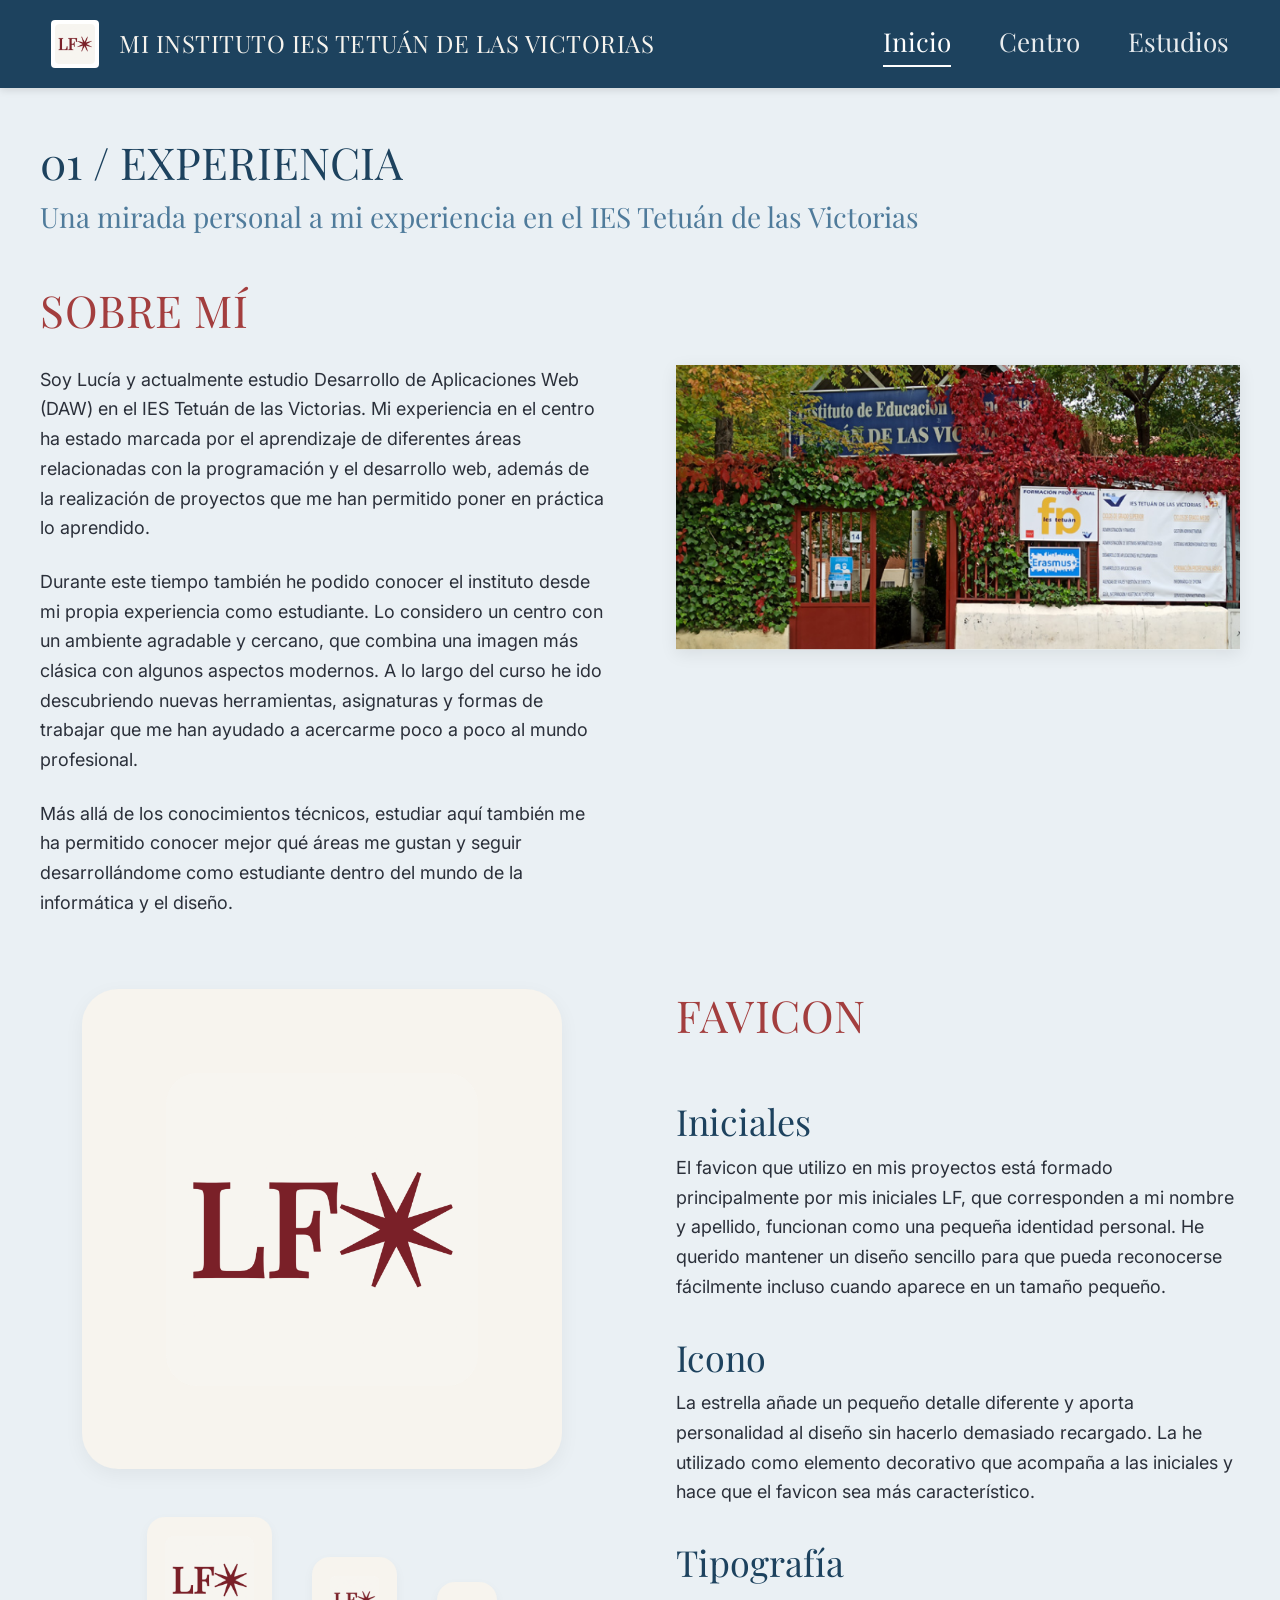
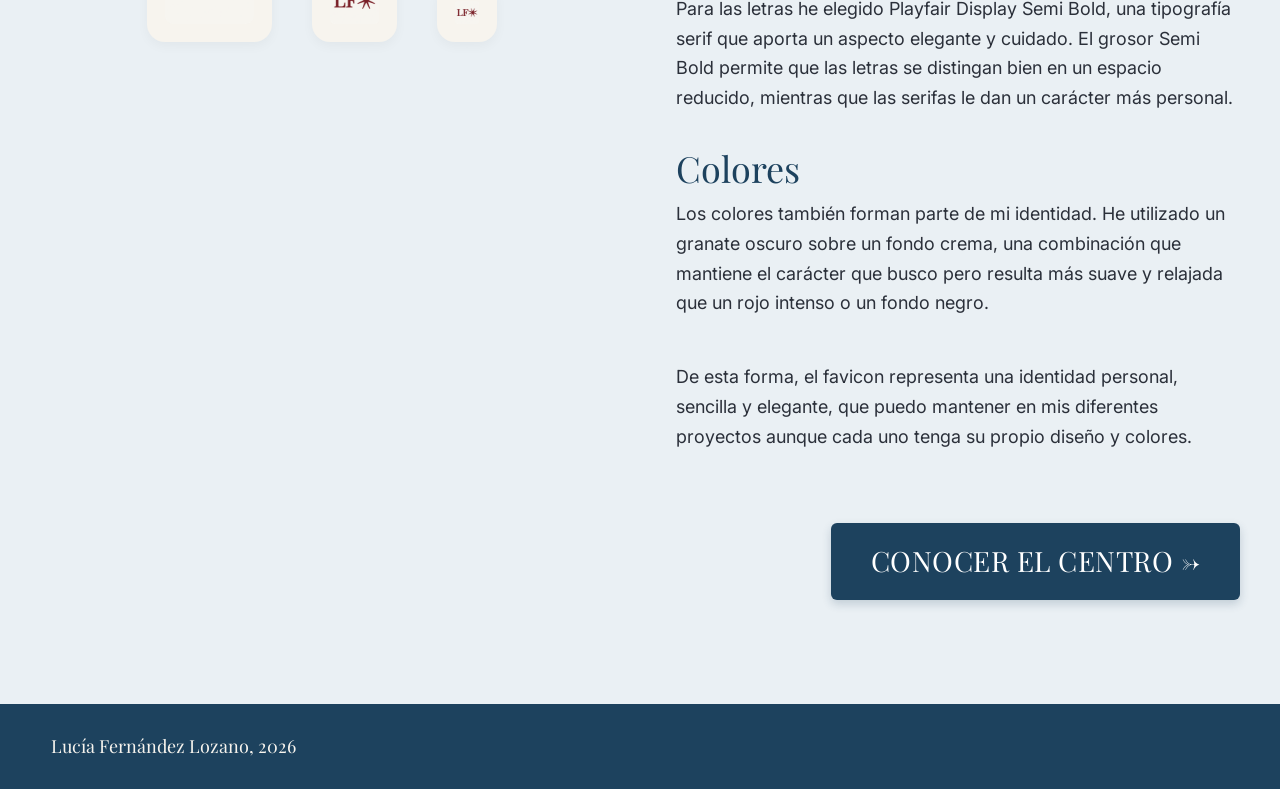
<file: Mi_instituto_IES_Tetuan_de_las_Victorias/index.html>
<!DOCTYPE html>
<html lang="es">
<head>
  <meta charset="UTF-8">
  <meta name="viewport" content="width=device-width, initial-scale=1.0">
  <title>Mi Instituto IES Tetuán de las Victorias - Experiencia</title>
  <link rel="icon" type="image/png" href="favicon/faviconLF.png">
  <link rel="stylesheet" href="css/style.css">
  <link rel="stylesheet" href="css/index.css">
</head>
<body>

  <!-- Header / Navegación Sticky -->
  <header class="site-header">
    <div class="header-container">
      <a href="index.html" class="brand-container">
        <div class="brand-logo-box">
          <img src="favicon/faviconLF.png" alt="Logo LF">
        </div>
        <span class="brand-title">Mi Instituto IES Tetuán de las Victorias</span>
      </a>
      <nav class="main-nav">
        <a href="index.html" class="nav-link active">Inicio</a>
        <a href="html/centro.html" class="nav-link">Centro</a>
        <a href="html/estudios.html" class="nav-link">Estudios</a>
      </nav>
    </div>
  </header>

  <!-- Contenido Principal -->
  <main>
    <!-- Encabezado de la página -->
    <section class="page-badge-section">
      <h1 class="section-number-title">01 / EXPERIENCIA</h1>
      <p class="section-subtitle">Una mirada personal a mi experiencia en el IES Tetuán de las Victorias</p>
    </section>

    <!-- Sección Sobre Mí -->
    <section class="experience-section">
      <h2 class="section-heading-burgundy">Sobre mí</h2>
      
      <div class="two-columns">
        <div class="about-text">
          <p>
            Soy Lucía y actualmente estudio Desarrollo de Aplicaciones Web (DAW) en el IES Tetuán de las Victorias. Mi experiencia en el centro ha estado marcada por el aprendizaje de diferentes áreas relacionadas con la programación y el desarrollo web, además de la realización de proyectos que me han permitido poner en práctica lo aprendido.
          </p>
          <p>
            Durante este tiempo también he podido conocer el instituto desde mi propia experiencia como estudiante. Lo considero un centro con un ambiente agradable y cercano, que combina una imagen más clásica con algunos aspectos modernos. A lo largo del curso he ido descubriendo nuevas herramientas, asignaturas y formas de trabajar que me han ayudado a acercarme poco a poco al mundo profesional.
          </p>
          <p>
            Más allá de los conocimientos técnicos, estudiar aquí también me ha permitido conocer mejor qué áreas me gustan y seguir desarrollándome como estudiante dentro del mundo de la informática y el diseño.
          </p>
        </div>

        <!-- Imagen Real del Documento (incio.png) -->
        <div class="image-card">
          <img src="img/incio.png" alt="Entrada IES Tetuán de las Victorias">
        </div>
      </div>
    </section>

    <!-- Sección Favicon -->
    <section class="favicon-section">
      <div class="two-columns">
        <!-- Columna Izquierda: Identidad Visual con previsualización a distintos tamaños (sin números de píxeles) -->
        <div class="favicon-visual-col">
          <div class="favicon-large-card">
            <img src="favicon/faviconLF.png" alt="Favicon LF principal grande">
          </div>
          
          <div class="favicon-sizes-row">
            <div class="favicon-size-box box-lg">
              <img src="favicon/faviconLF.png" alt="Favicon vista 1">
            </div>
            <div class="favicon-size-box box-md">
              <img src="favicon/faviconLF.png" alt="Favicon vista 2">
            </div>
            <div class="favicon-size-box box-sm">
              <img src="favicon/faviconLF.png" alt="Favicon vista 3">
            </div>
          </div>
        </div>

        <!-- Columna Derecha: Explicación de la identidad visual -->
        <div class="favicon-details">
          <h2 class="section-heading-burgundy" style="margin-bottom: 1.5rem;">Favicon</h2>

          <div class="favicon-detail-item">
            <h3>Iniciales</h3>
            <p>
              El favicon que utilizo en mis proyectos está formado principalmente por mis iniciales LF, que corresponden a mi nombre y apellido, funcionan como una pequeña identidad personal. He querido mantener un diseño sencillo para que pueda reconocerse fácilmente incluso cuando aparece en un tamaño pequeño.
            </p>
          </div>

          <div class="favicon-detail-item">
            <h3>Icono</h3>
            <p>
              La estrella añade un pequeño detalle diferente y aporta personalidad al diseño sin hacerlo demasiado recargado. La he utilizado como elemento decorativo que acompaña a las iniciales y hace que el favicon sea más característico.
            </p>
          </div>

          <div class="favicon-detail-item">
            <h3>Tipografía</h3>
            <p>
              Para las letras he elegido Playfair Display Semi Bold, una tipografía serif que aporta un aspecto elegante y cuidado. El grosor Semi Bold permite que las letras se distingan bien en un espacio reducido, mientras que las serifas le dan un carácter más personal.
            </p>
          </div>

          <div class="favicon-detail-item">
            <h3>Colores</h3>
            <p>
              Los colores también forman parte de mi identidad. He utilizado un granate oscuro sobre un fondo crema, una combinación que mantiene el carácter que busco pero resulta más suave y relajada que un rojo intenso o un fondo negro.
            </p>
          </div>

          <p class="favicon-summary">
            De esta forma, el favicon representa una identidad personal, sencilla y elegante, que puedo mantener en mis diferentes proyectos aunque cada uno tenga su propio diseño y colores.
          </p>
        </div>
      </div>
    </section>

    <!-- Botón CTA con tipografía Beau 28px -->
    <div class="cta-container">
      <a href="html/centro.html" class="btn-primary">Conocer el centro &rarr;</a>
    </div>
  </main>

  <!-- Pie de página con texto en fuente Beau y color Crema -->
  <footer class="site-footer">
    <div class="footer-container">
      <p>Lucía Fernández Lozano, 2026</p>
    </div>
  </footer>

</body>
</html>
</file>
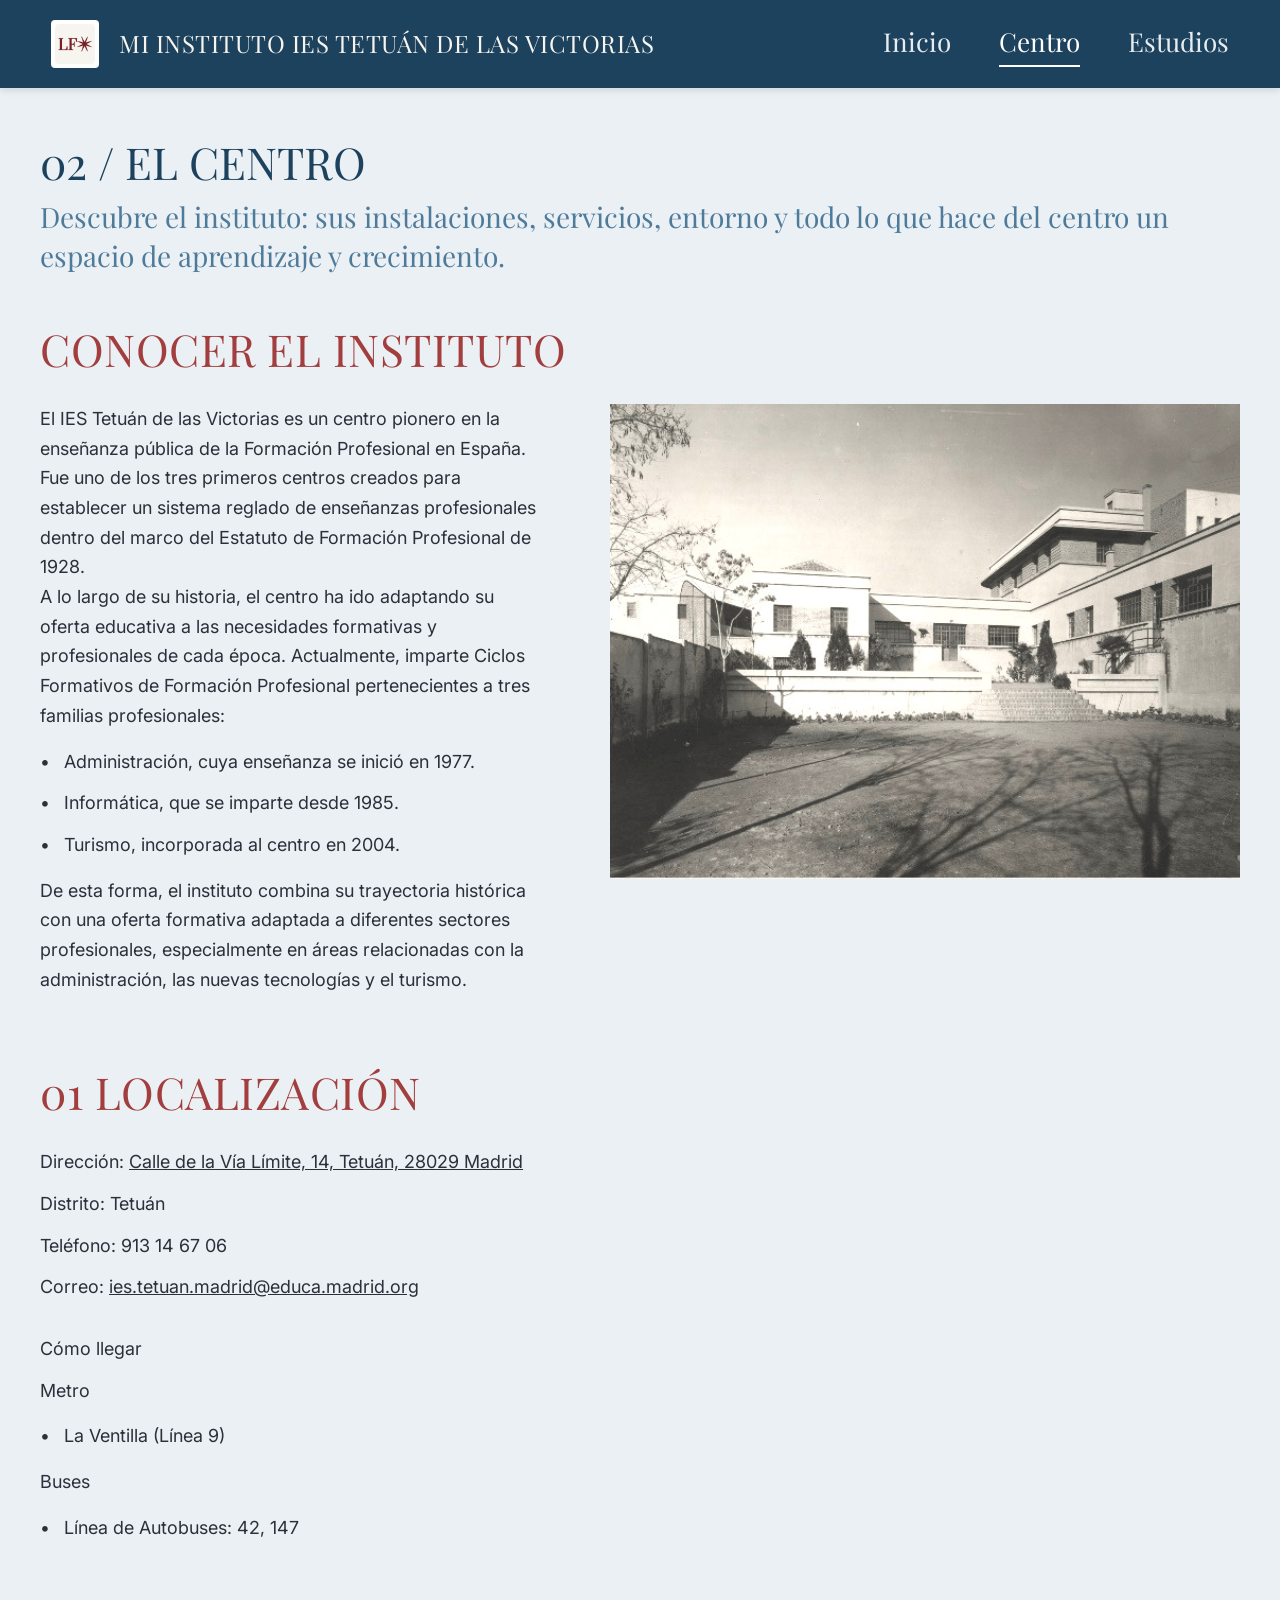
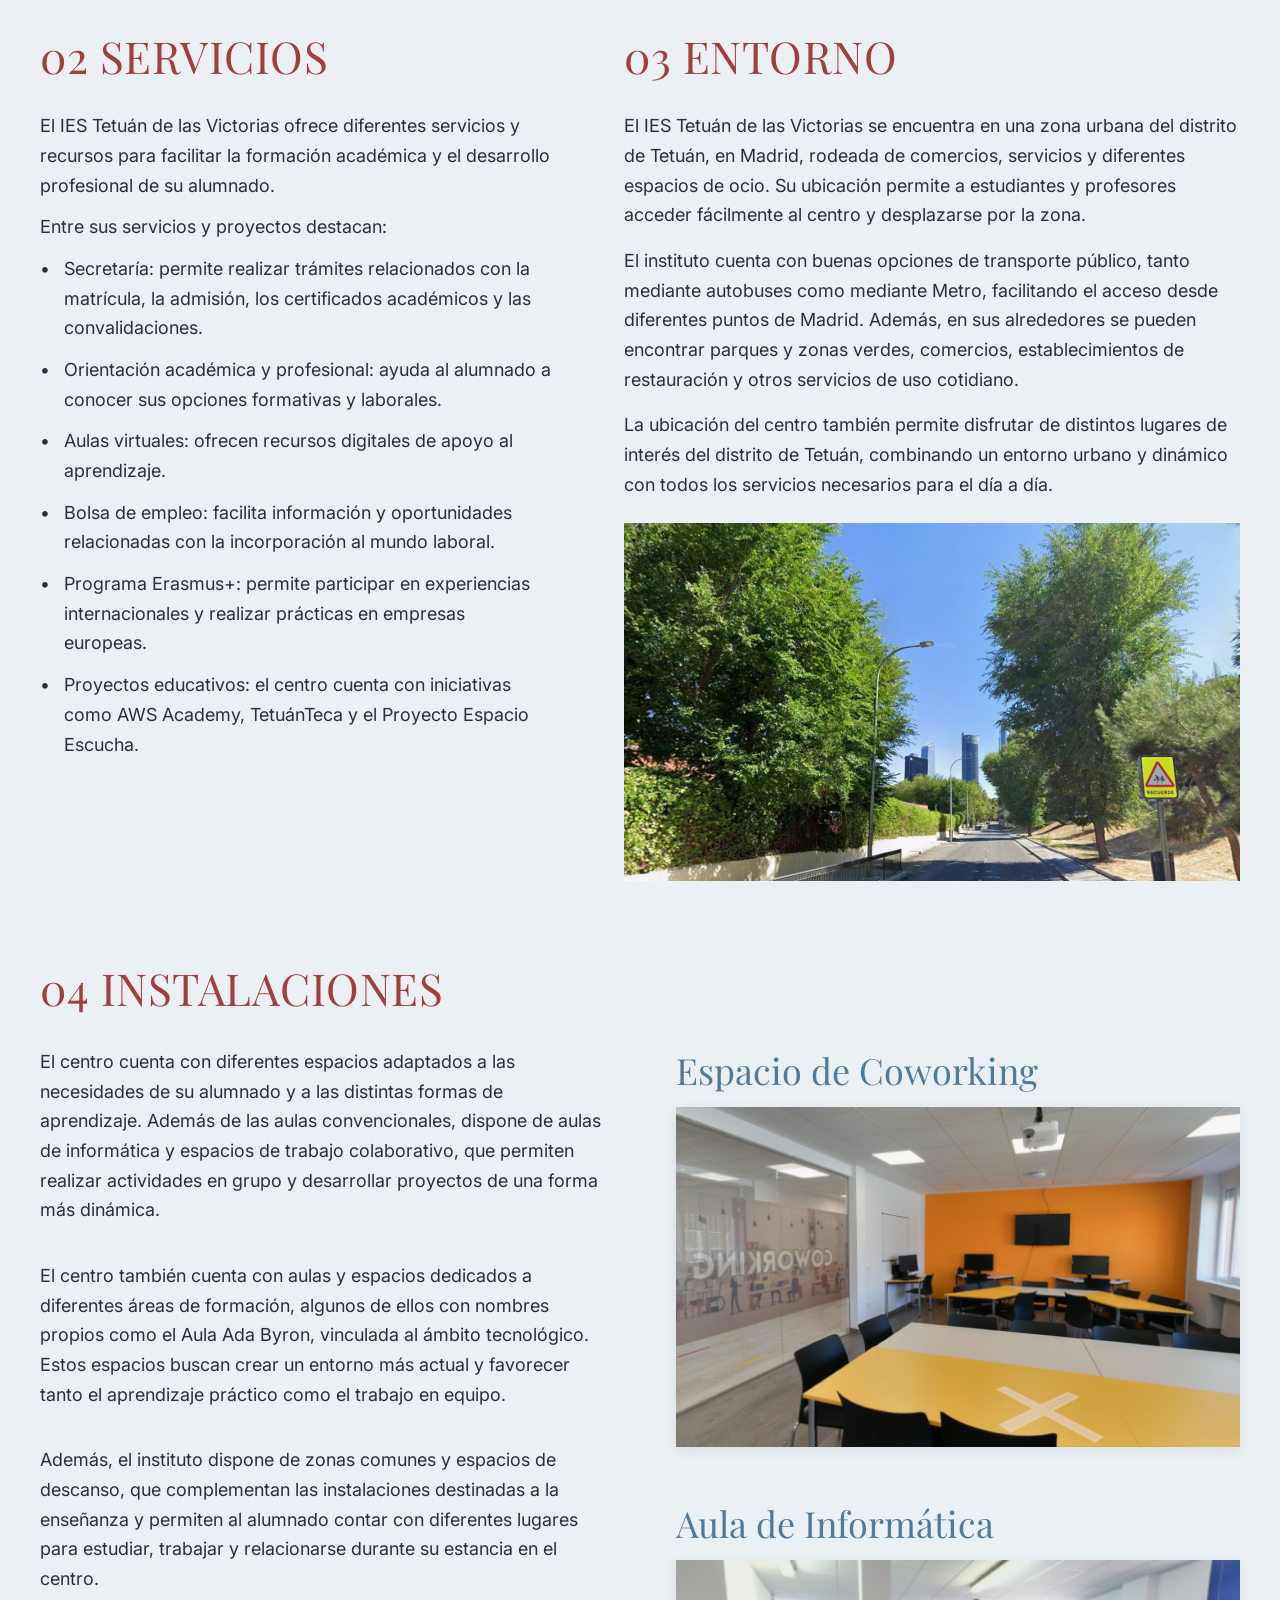
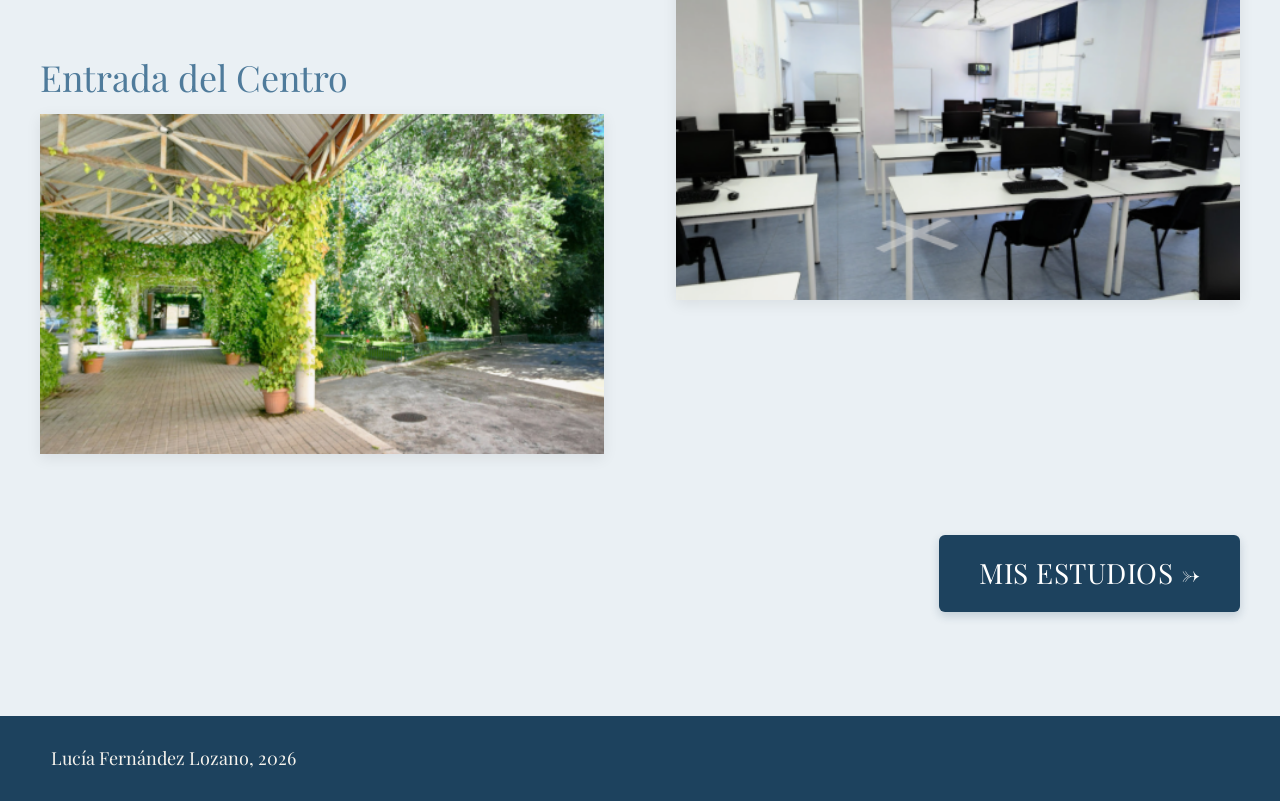
<file: Mi_instituto_IES_Tetuan_de_las_Victorias/html/centro.html>
<!DOCTYPE html>
<html lang="es">
<head>
  <meta charset="UTF-8">
  <meta name="viewport" content="width=device-width, initial-scale=1.0">
  <title>Mi Instituto IES Tetuán de las Victorias - El Centro</title>
  <link rel="icon" type="image/png" href="../favicon/faviconLF.png">
  <link rel="stylesheet" href="../css/style.css">
  <link rel="stylesheet" href="../css/centro.css">
</head>
<body>

  <!-- Header / Navegación Sticky -->
  <header class="site-header">
    <div class="header-container">
      <a href="../index.html" class="brand-container">
        <div class="brand-logo-box">
          <img src="../favicon/faviconLF.png" alt="Logo LF">
        </div>
        <span class="brand-title">Mi Instituto IES Tetuán de las Victorias</span>
      </a>
      <nav class="main-nav">
        <a href="../index.html" class="nav-link">Inicio</a>
        <a href="centro.html" class="nav-link active">Centro</a>
        <a href="estudios.html" class="nav-link">Estudios</a>
      </nav>
    </div>
  </header>

  <!-- Contenido Principal -->
  <main>
    <!-- Encabezado de la página -->
    <section class="page-badge-section">
      <h1 class="section-number-title">02 / EL CENTRO</h1>
      <p class="section-subtitle">Descubre el instituto: sus instalaciones, servicios, entorno y todo lo que hace del centro un espacio de aprendizaje y crecimiento.</p>
    </section>

    <!-- Conocer el Instituto -->
    <section class="centro-section">
      <h2 class="section-heading-burgundy">Conocer el instituto</h2>

      <div class="two-columns">
        <div class="about-text">
          <p>
            El IES Tetuán de las Victorias es un centro pionero en la enseñanza pública de la Formación Profesional en España. Fue uno de los tres primeros centros creados para establecer un sistema reglado de enseñanzas profesionales dentro del marco del Estatuto de Formación Profesional de 1928.
          </p>
          <p>
            A lo largo de su historia, el centro ha ido adaptando su oferta educativa a las necesidades formativas y profesionales de cada época. Actualmente, imparte Ciclos Formativos de Formación Profesional pertenecientes a tres familias profesionales:
          </p>
          <ul class="centro-list">
            <li>Administración, cuya enseñanza se inició en 1977.</li>
            <li>Informática, que se imparte desde 1985.</li>
            <li>Turismo, incorporada al centro en 2004.</li>
          </ul>
          <p>
            De esta forma, el instituto combina su trayectoria histórica con una oferta formativa adaptada a diferentes sectores profesionales, especialmente en áreas relacionadas con la administración, las nuevas tecnologías y el turismo.
          </p>
        </div>

        <div class="image-card">
          <img src="img_centro/historia.png" alt="Historia del IES Tetuán de las Victorias">
        </div>
      </div>
    </section>

    <!-- 01 Localización (Enlaces subrayados) -->
    <section class="localizacion-section">
      <div class="two-columns">
        <div>
          <h2 class="section-heading-burgundy">01 Localización</h2>
          <div class="contact-info">
            <p><span class="contact-label">Dirección:</span> <a href="https://maps.google.com/?q=IES+Tetu%C3%A1n+de+las+Victorias,+Calle+de+la+V%C3%ADa+L%C3%ADmite,+14,+28029+Madrid" target="_blank" rel="noopener noreferrer" class="contact-link">Calle de la Vía Límite, 14, Tetuán, 28029 Madrid</a></p>
            <p><span class="contact-label">Distrito:</span> Tetuán</p>
            <p><span class="contact-label">Teléfono:</span> 913 14 67 06</p>
            <p><span class="contact-label">Correo:</span> <a href="mailto:ies.tetuan.madrid@educa.madrid.org" class="contact-link">ies.tetuan.madrid@educa.madrid.org</a></p>
          </div>

          <!-- Bloque Cómo llegar -->
          <div class="transport-section">
            <p class="transport-title">Cómo llegar</p>
            <p class="transport-subhead">Metro</p>
            <ul class="centro-list">
              <li>La Ventilla (Línea 9)</li>
            </ul>
            <p class="transport-subhead" style="margin-top: 0.5rem;">Buses</p>
            <ul class="centro-list">
              <li>Línea de Autobuses: 42, 147</li>
            </ul>
          </div>
        </div>

        <!-- Google Maps Real Interactivo en lugar de la imagen -->
        <div class="image-card" style="min-height: 380px;">
          <iframe 
            src="https://www.google.com/maps/embed?pb=!1m18!1m12!1m3!1d3035.7937402685936!2d-3.6974152!3d40.4687654!2m3!1f0!2f0!3f0!3m2!1i1024!2i768!4f13.1!3m3!1m2!1s0xd42296e8adac941%3A0xb36ef27137f8d67a!2sIES%20Tetu%C3%A1n%20de%20las%20Victorias!5e0!3m2!1ses!2ses!4v1700000000000!5m2!1ses!2ses" 
            width="100%" 
            height="380" 
            style="border:0; border-radius: 8px;" 
            allowfullscreen="" 
            loading="lazy" 
            referrerpolicy="no-referrer-when-downgrade">
          </iframe>
        </div>
      </div>
    </section>

    <!-- 02 Servicios y 03 Entorno -->
    <section class="servicios-entorno-section">
      <div class="two-columns">
        <!-- 02 Servicios -->
        <div>
          <h2 class="section-heading-burgundy">02 Servicios</h2>
          <p>
            El IES Tetuán de las Victorias ofrece diferentes servicios y recursos para facilitar la formación académica y el desarrollo profesional de su alumnado.
          </p>
          <p style="margin-top: 0.75rem;">Entre sus servicios y proyectos destacan:</p>
          
          <ul class="centro-list" style="margin-top: 0.75rem;">
            <li>Secretaría: permite realizar trámites relacionados con la matrícula, la admisión, los certificados académicos y las convalidaciones.</li>
            <li>Orientación académica y profesional: ayuda al alumnado a conocer sus opciones formativas y laborales.</li>
            <li>Aulas virtuales: ofrecen recursos digitales de apoyo al aprendizaje.</li>
            <li>Bolsa de empleo: facilita información y oportunidades relacionadas con la incorporación al mundo laboral.</li>
            <li>Programa Erasmus+: permite participar en experiencias internacionales y realizar prácticas en empresas europeas.</li>
            <li>Proyectos educativos: el centro cuenta con iniciativas como AWS Academy, TetuánTeca y el Proyecto Espacio Escucha.</li>
          </ul>
        </div>

        <!-- 03 Entorno -->
        <div>
          <h2 class="section-heading-burgundy">03 Entorno</h2>
          <p>
            El IES Tetuán de las Victorias se encuentra en una zona urbana del distrito de Tetuán, en Madrid, rodeada de comercios, servicios y diferentes espacios de ocio. Su ubicación permite a estudiantes y profesores acceder fácilmente al centro y desplazarse por la zona.
          </p>
          <p style="margin-top: 1rem;">
            El instituto cuenta con buenas opciones de transporte público, tanto mediante autobuses como mediante Metro, facilitando el acceso desde diferentes puntos de Madrid. Además, en sus alrededores se pueden encontrar parques y zonas verdes, comercios, establecimientos de restauración y otros servicios de uso cotidiano.
          </p>
          <p style="margin-top: 1rem;">
            La ubicación del centro también permite disfrutar de distintos lugares de interés del distrito de Tetuán, combinando un entorno urbano y dinámico con todos los servicios necesarios para el día a día.
          </p>

          <div class="image-card" style="margin-top: 1.5rem;">
            <img src="img_centro/entorno.png" alt="Entorno del distrito de Tetuán">
          </div>
        </div>
      </div>
    </section>

    <!-- 04 Instalaciones -->
    <section class="instalaciones-section">
      <h2 class="section-heading-burgundy">04 Instalaciones</h2>
      
      <div class="instalaciones-grid">
        <!-- Columna Izquierda: Párrafos + Entrada del Centro -->
        <div class="instalaciones-left">
          <p>
            El centro cuenta con diferentes espacios adaptados a las necesidades de su alumnado y a las distintas formas de aprendizaje. Además de las aulas convencionales, dispone de aulas de informática y espacios de trabajo colaborativo, que permiten realizar actividades en grupo y desarrollar proyectos de una forma más dinámica.
          </p>
          <p>
            El centro también cuenta con aulas y espacios dedicados a diferentes áreas de formación, algunos de ellos con nombres propios como el Aula Ada Byron, vinculada al ámbito tecnológico. Estos espacios buscan crear un entorno más actual y favorecer tanto el aprendizaje práctico como el trabajo en equipo.
          </p>
          <p>
            Además, el instituto dispone de zonas comunes y espacios de descanso, que complementan las instalaciones destinadas a la enseñanza y permiten al alumnado contar con diferentes lugares para estudiar, trabajar y relacionarse durante su estancia en el centro.
          </p>

          <div style="margin-top: 1.5rem;">
            <h3 class="facility-title">Entrada del Centro</h3>
            <img src="img_centro/entrada.png" alt="Entrada del Centro" class="facility-img">
          </div>
        </div>

        <!-- Columna Derecha: Coworking + Aula de Informática -->
        <div class="instalaciones-right">
          <div>
            <h3 class="facility-title">Espacio de Coworking</h3>
            <img src="img_centro/coworking.png" alt="Espacio de Coworking" class="facility-img">
          </div>

          <div>
            <h3 class="facility-title">Aula de Informática</h3>
            <img src="img_centro/informatica.png" alt="Aula de Informática" class="facility-img">
          </div>
        </div>
      </div>
    </section>

    <!-- Botón CTA con tipografía Beau 28px -->
    <div class="cta-container">
      <a href="estudios.html" class="btn-primary">Mis estudios &rarr;</a>
    </div>
  </main>

  <!-- Pie de página con texto en fuente Beau y color Crema -->
  <footer class="site-footer">
    <div class="footer-container">
      <p>Lucía Fernández Lozano, 2026</p>
    </div>
  </footer>

</body>
</html>
</file>
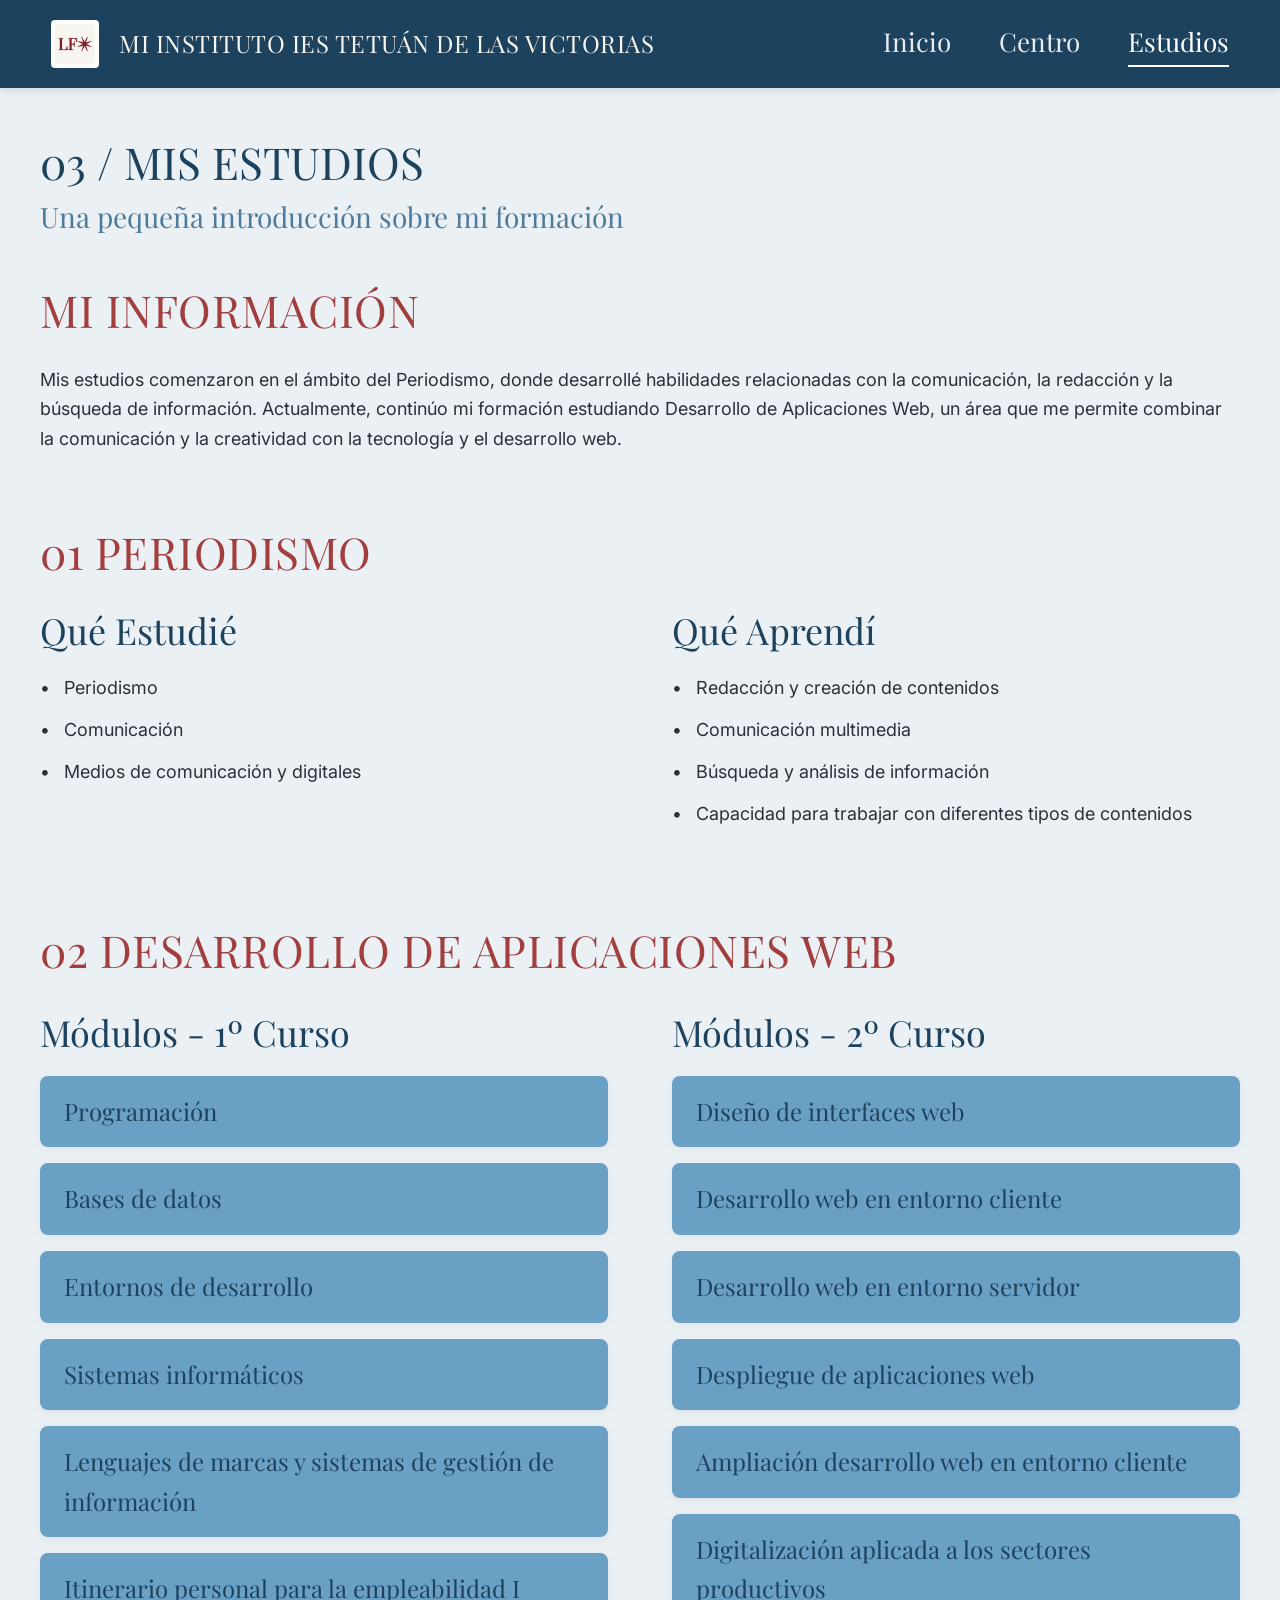
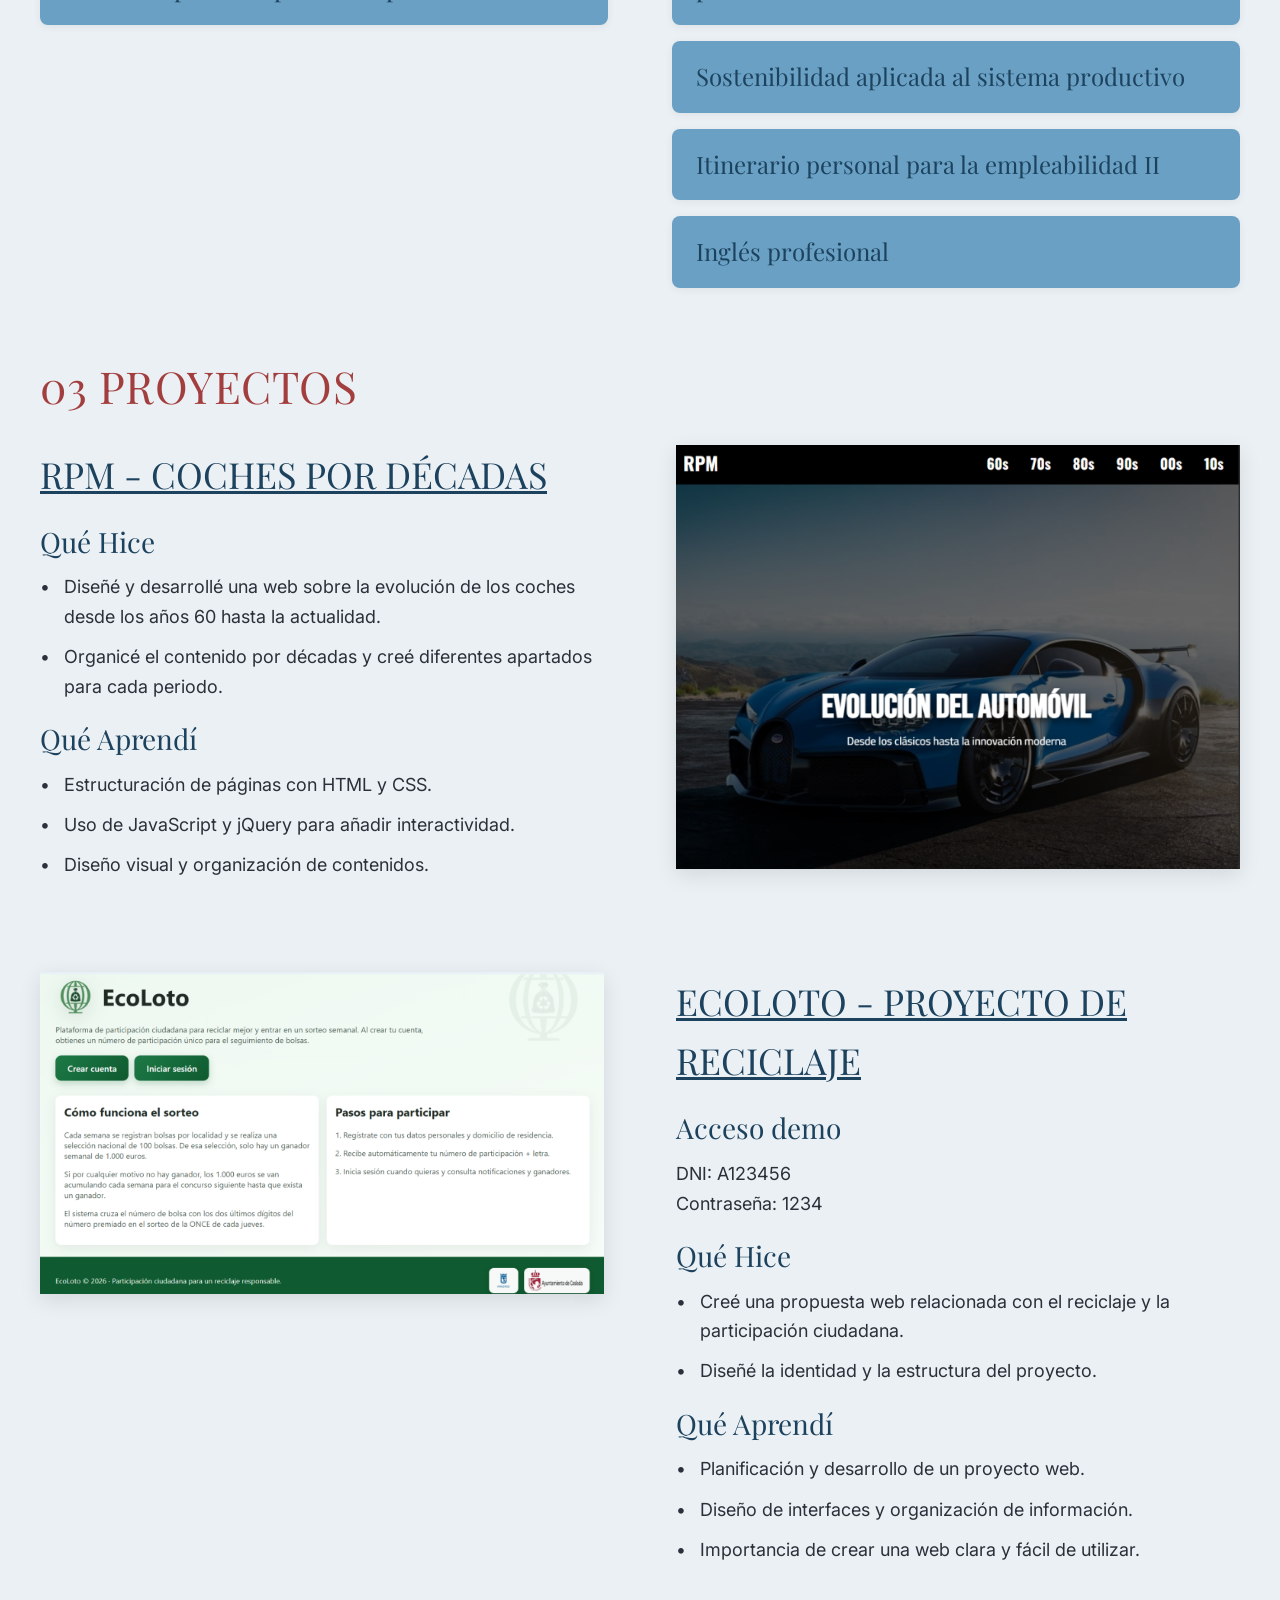
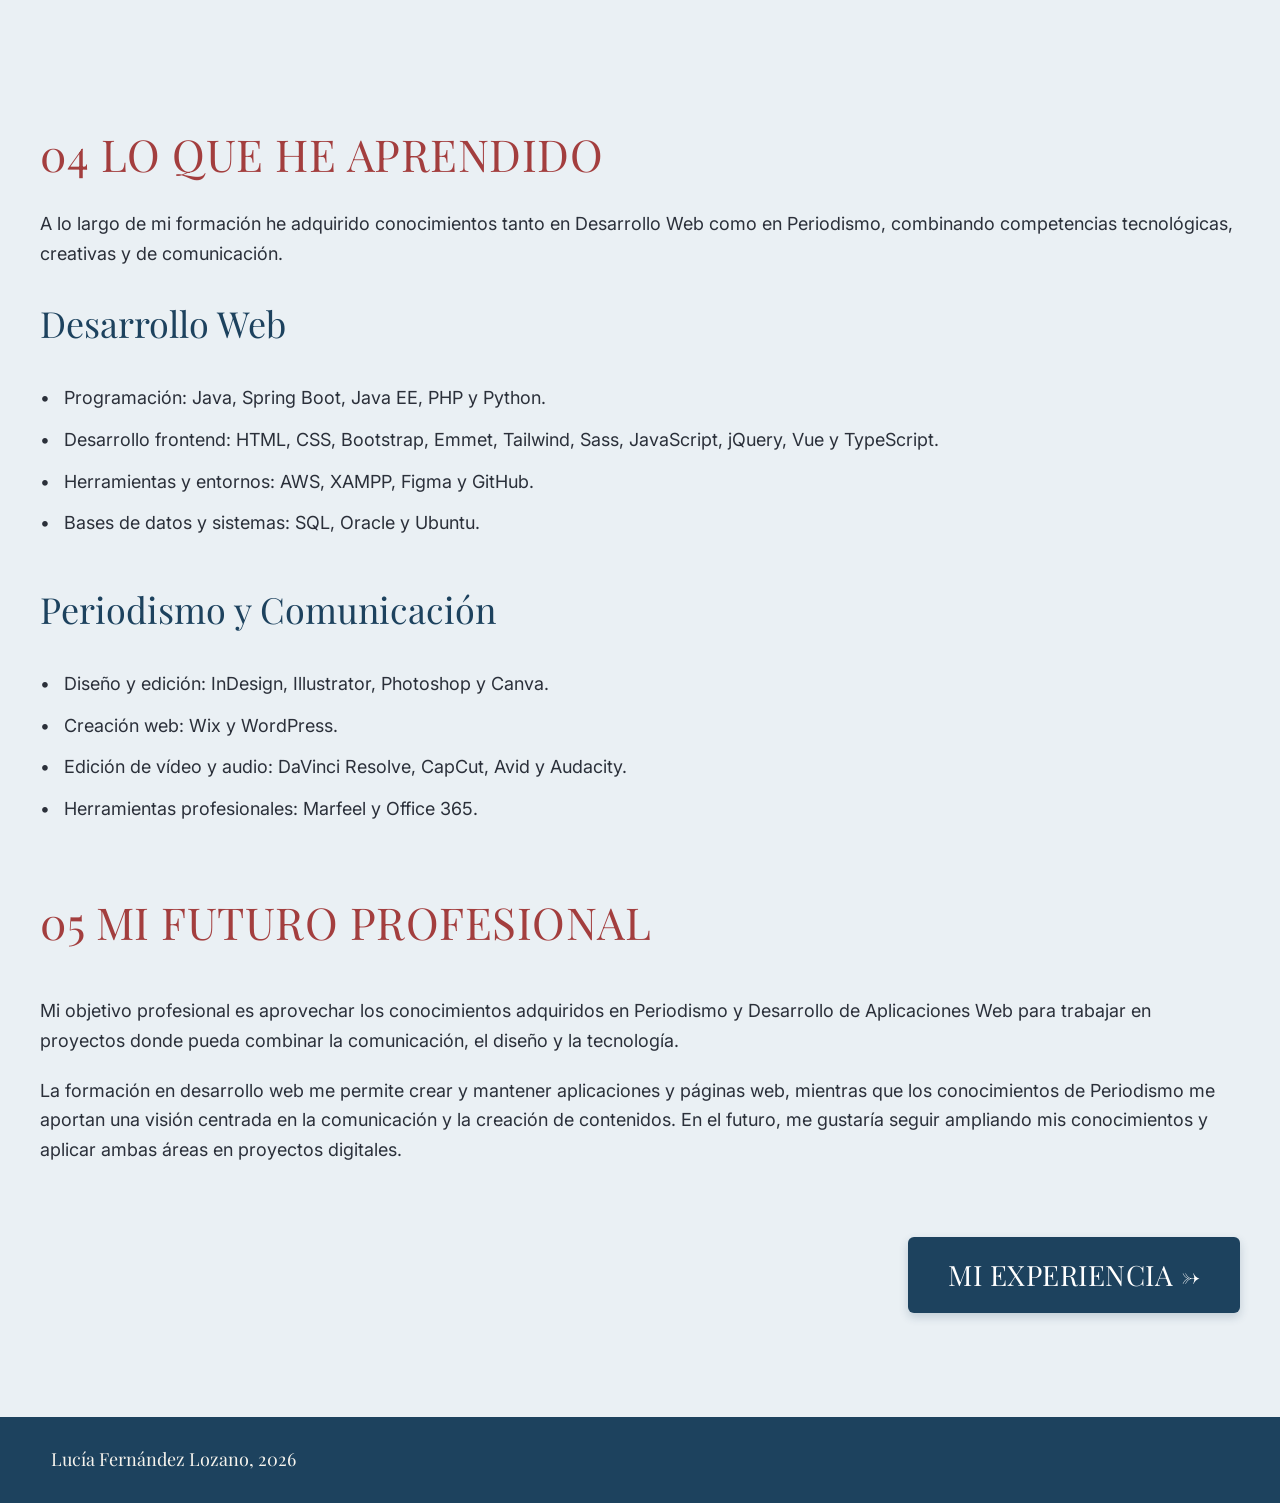
<file: Mi_instituto_IES_Tetuan_de_las_Victorias/html/estudios.html>
<!DOCTYPE html>
<html lang="es">
<head>
  <meta charset="UTF-8">
  <meta name="viewport" content="width=device-width, initial-scale=1.0">
  <title>Mi Instituto IES Tetuán de las Victorias - Mis Estudios</title>
  <link rel="icon" type="image/png" href="../favicon/faviconLF.png">
  <link rel="stylesheet" href="../css/style.css">
  <link rel="stylesheet" href="../css/estudios.css">
</head>
<body>

  <!-- Header / Navegación Sticky -->
  <header class="site-header">
    <div class="header-container">
      <a href="../index.html" class="brand-container">
        <div class="brand-logo-box">
          <img src="../favicon/faviconLF.png" alt="Logo LF">
        </div>
        <span class="brand-title">Mi Instituto IES Tetuán de las Victorias</span>
      </a>
      <nav class="main-nav">
        <a href="../index.html" class="nav-link">Inicio</a>
        <a href="centro.html" class="nav-link">Centro</a>
        <a href="estudios.html" class="nav-link active">Estudios</a>
      </nav>
    </div>
  </header>

  <!-- Contenido Principal -->
  <main>
    <!-- Encabezado de la página -->
    <section class="page-badge-section">
      <h1 class="section-number-title">03 / MIS ESTUDIOS</h1>
      <p class="section-subtitle">Una pequeña introducción sobre mi formación</p>
    </section>

    <!-- Mi Información -->
    <section class="estudios-section">
      <div>
        <h2 class="section-heading-burgundy">Mi información</h2>
        <p>
          Mis estudios comenzaron en el ámbito del Periodismo, donde desarrollé habilidades relacionadas con la comunicación, la redacción y la búsqueda de información. Actualmente, continúo mi formación estudiando Desarrollo de Aplicaciones Web, un área que me permite combinar la comunicación y la creatividad con la tecnología y el desarrollo web.
        </p>
      </div>

      <!-- 01 Periodismo -->
      <div>
        <h2 class="section-heading-burgundy">01 Periodismo</h2>
        <div class="periodismo-grid">
          <div class="periodismo-col">
            <h3>Qué Estudié</h3>
            <ul>
              <li>Periodismo</li>
              <li>Comunicación</li>
              <li>Medios de comunicación y digitales</li>
            </ul>
          </div>
          <div class="periodismo-col">
            <h3>Qué Aprendí</h3>
            <ul>
              <li>Redacción y creación de contenidos</li>
              <li>Comunicación multimedia</li>
              <li>Búsqueda y análisis de información</li>
              <li>Capacidad para trabajar con diferentes tipos de contenidos</li>
            </ul>
          </div>
        </div>
      </div>

      <!-- 02 Desarrollo de Aplicaciones Web -->
      <div class="daw-section">
        <h2 class="section-heading-burgundy">02 Desarrollo de Aplicaciones Web</h2>
        <div class="modules-container">
          <!-- 1º Curso -->
          <div class="course-column">
            <h3>Módulos - 1º Curso</h3>
            <div class="modules-list">
              <div class="module-card">Programación</div>
              <div class="module-card">Bases de datos</div>
              <div class="module-card">Entornos de desarrollo</div>
              <div class="module-card">Sistemas informáticos</div>
              <div class="module-card">Lenguajes de marcas y sistemas de gestión de información</div>
              <div class="module-card">Itinerario personal para la empleabilidad I</div>
            </div>
          </div>

          <!-- 2º Curso -->
          <div class="course-column">
            <h3>Módulos - 2º Curso</h3>
            <div class="modules-list">
              <div class="module-card">Diseño de interfaces web</div>
              <div class="module-card">Desarrollo web en entorno cliente</div>
              <div class="module-card">Desarrollo web en entorno servidor</div>
              <div class="module-card">Despliegue de aplicaciones web</div>
              <div class="module-card">Ampliación desarrollo web en entorno cliente</div>
              <div class="module-card">Digitalización aplicada a los sectores productivos</div>
              <div class="module-card">Sostenibilidad aplicada al sistema productivo</div>
              <div class="module-card">Itinerario personal para la empleabilidad II</div>
              <div class="module-card">Inglés profesional</div>
            </div>
          </div>
        </div>
      </div>

      <!-- 03 Proyectos con Enlaces Reales Subrayados (Sin Flechas) -->
      <div>
        <h2 class="section-heading-burgundy">03 Proyectos</h2>

        <!-- Proyecto 1: RPM con enlace subrayado sin flecha -->
        <div class="project-card">
          <div class="project-info">
            <h3>
              <a href="https://luciaferz.github.io/RPM_Repo/" target="_blank" rel="noopener noreferrer" class="project-title-link">
                RPM - COCHES POR DÉCADAS
              </a>
            </h3>
            
            <h4 class="project-section-title">Qué Hice</h4>
            <ul>
              <li>Diseñé y desarrollé una web sobre la evolución de los coches desde los años 60 hasta la actualidad.</li>
              <li>Organicé el contenido por décadas y creé diferentes apartados para cada periodo.</li>
            </ul>

            <h4 class="project-section-title">Qué Aprendí</h4>
            <ul>
              <li>Estructuración de páginas con HTML y CSS.</li>
              <li>Uso de JavaScript y jQuery para añadir interactividad.</li>
              <li>Diseño visual y organización de contenidos.</li>
            </ul>
          </div>

          <!-- Imagen Real del Proyecto RPM enlazada -->
          <div class="image-card">
            <a href="https://luciaferz.github.io/RPM_Repo/" target="_blank" rel="noopener noreferrer" title="Ver proyecto RPM en vivo">
              <img src="img_estudios/RMP.png" alt="Captura del proyecto RPM Coches por Décadas" class="project-preview-img">
            </a>
          </div>
        </div>

        <!-- Proyecto 2: EcoLoto con enlace subrayado sin flecha -->
        <div class="project-card">
          <!-- Imagen Real del Proyecto EcoLoto enlazada -->
          <div class="image-card">
            <a href="https://luciaferz.github.io/Portafolio_LF/EcoLoto/index.html" target="_blank" rel="noopener noreferrer" title="Ver proyecto EcoLoto en vivo">
              <img src="img_estudios/EcoLoto.png" alt="Captura del proyecto EcoLoto Reciclaje" class="project-preview-img">
            </a>
          </div>

          <div class="project-info">
            <h3>
              <a href="https://luciaferz.github.io/Portafolio_LF/EcoLoto/index.html" target="_blank" rel="noopener noreferrer" class="project-title-link">
                ECOLOTO - PROYECTO DE RECICLAJE
              </a>
            </h3>

            <h4 class="project-section-title">Acceso demo</h4>
            <p style="margin-bottom: 0.75rem;">
              DNI: A123456<br>
              Contraseña: 1234
            </p>
            
            <h4 class="project-section-title">Qué Hice</h4>
            <ul>
              <li>Creé una propuesta web relacionada con el reciclaje y la participación ciudadana.</li>
              <li>Diseñé la identidad y la estructura del proyecto.</li>
            </ul>

            <h4 class="project-section-title">Qué Aprendí</h4>
            <ul>
              <li>Planificación y desarrollo de un proyecto web.</li>
              <li>Diseño de interfaces y organización de información.</li>
              <li>Importancia de crear una web clara y fácil de utilizar.</li>
            </ul>
          </div>
        </div>
      </div>

      <!-- 04 Lo que he aprendido: Lista viñeteada a 1 sola columna -->
      <div>
        <h2 class="section-heading-burgundy">04 Lo que he aprendido</h2>
        <p style="margin-bottom: 1.5rem;">
          A lo largo de mi formación he adquirido conocimientos tanto en Desarrollo Web como en Periodismo, combinando competencias tecnológicas, creativas y de comunicación.
        </p>

        <div class="skills-single-column">
          <!-- Desarrollo Web -->
          <div class="skill-category">
            <h3 class="skill-category-title">Desarrollo Web</h3>
            <ul class="periodismo-col-list">
              <li>Programación: Java, Spring Boot, Java EE, PHP y Python.</li>
              <li>Desarrollo frontend: HTML, CSS, Bootstrap, Emmet, Tailwind, Sass, JavaScript, jQuery, Vue y TypeScript.</li>
              <li>Herramientas y entornos: AWS, XAMPP, Figma y GitHub.</li>
              <li>Bases de datos y sistemas: SQL, Oracle y Ubuntu.</li>
            </ul>
          </div>

          <!-- Periodismo y Comunicación -->
          <div class="skill-category">
            <h3 class="skill-category-title">Periodismo y Comunicación</h3>
            <ul class="periodismo-col-list">
              <li>Diseño y edición: InDesign, Illustrator, Photoshop y Canva.</li>
              <li>Creación web: Wix y WordPress.</li>
              <li>Edición de vídeo y audio: DaVinci Resolve, CapCut, Avid y Audacity.</li>
              <li>Herramientas profesionales: Marfeel y Office 365.</li>
            </ul>
          </div>
        </div>
      </div>

      <!-- 05 Mi futuro profesional -->
      <div class="futuro-section">
        <h2 class="section-heading-burgundy">05 Mi futuro profesional</h2>
        <p>
          Mi objetivo profesional es aprovechar los conocimientos adquiridos en Periodismo y Desarrollo de Aplicaciones Web para trabajar en proyectos donde pueda combinar la comunicación, el diseño y la tecnología.
        </p>
        <p>
          La formación en desarrollo web me permite crear y mantener aplicaciones y páginas web, mientras que los conocimientos de Periodismo me aportan una visión centrada en la comunicación y la creación de contenidos. En el futuro, me gustaría seguir ampliando mis conocimientos y aplicar ambas áreas en proyectos digitales.
        </p>
      </div>
    </section>

    <!-- Botón CTA con tipografía Beau 28px -->
    <div class="cta-container">
      <a href="../index.html" class="btn-primary">Mi experiencia &rarr;</a>
    </div>
  </main>

  <!-- Pie de página con texto en fuente Beau y color Crema -->
  <footer class="site-footer">
    <div class="footer-container">
      <p>Lucía Fernández Lozano, 2026</p>
    </div>
  </footer>

</body>
</html>
</file>
<file: Mi_instituto_IES_Tetuan_de_las_Victorias/css/style.css>
/* 
   Estilos Fieles al Prototipo Figma - Layout Expandido
   IES Tetuán de las Victorias - Lucía Fernández Lozano
*/

@import url('https://fonts.googleapis.com/css2?family=Inter:wght@300;400;500;600;700&family=Playfair+Display:ital,wght@0,500;0,600;0,700;1,400&display=swap');

@font-face {
  font-family: 'Beau';
  src: local('Beau'), local('Playfair Display'), Georgia, serif;
}

@font-face {
  font-family: 'Gravidis Regular';
  src: local('Gravidis Regular'), local('Gravidis'), local('Inter'), sans-serif;
}

:root {
  /* Paleta cromática del prototipo Figma */
  --bg-page: #eaf0f4;               /* Fondo gris-azul hielo */
  --bg-header: #1d425e;             /* Azul pizarra oscuro */
  --bg-footer: #1d425e;             /* Azul pizarra oscuro */
  --color-burgundy: #a33e3e;        /* Granate oscuro títulos de sección */
  --color-steel-blue: #4f7b9b;      /* Azul acero para texto secundario */
  --color-text-dark: #2b303a;       /* Texto general gris oscuro */
  --color-cream-header: #f7f4ee;    /* Color crema para cabecera y footer */
  --color-module-pill: #69a0c3;     /* Azul de tarjetas de módulos */
  --color-cream-card: #f7f4ee;      /* Fondo crema tarjetas de favicon */
  
  --font-beau: 'Beau', 'Playfair Display', Georgia, serif;
  --font-gravidis: 'Gravidis Regular', 'Inter', -apple-system, BlinkMacSystemFont, sans-serif;
}

* {
  margin: 0;
  padding: 0;
  box-sizing: border-box;
}

body {
  background-color: var(--bg-page);
  color: var(--color-text-dark);
  font-family: var(--font-gravidis);
  font-size: 18px;
  font-weight: 400;
  line-height: 1.6;
  min-height: 100vh;
  display: flex;
  flex-direction: column;
}

/* Header & Navegación Sticky Expandida */
.site-header {
  background-color: var(--bg-header);
  color: #ffffff;
  padding: 1.25rem 4%;
  position: sticky;
  top: 0;
  z-index: 1000;
  box-shadow: 0 2px 8px rgba(0, 0, 0, 0.12);
}

.header-container {
  max-width: 1560px; /* Expandido para pantallas anchas */
  width: 100%;
  margin: 0 auto;
  display: flex;
  align-items: center;
  justify-content: space-between;
}

.brand-container {
  display: flex;
  align-items: center;
  gap: 1.25rem;
  text-decoration: none;
  color: var(--color-cream-header);
}

.brand-logo-box {
  width: 48px;
  height: 48px;
  background-color: #ffffff;
  border-radius: 4px;
  display: flex;
  align-items: center;
  justify-content: center;
  padding: 4px;
}

.brand-logo-box img {
  width: 100%;
  height: 100%;
  object-fit: contain;
}

/* Título de la cabecera en color crema y fuente Beau */
.brand-title {
  font-family: var(--font-beau);
  font-size: 24px;
  font-weight: 400;
  color: var(--color-cream-header);
  letter-spacing: 0.5px;
  text-transform: uppercase;
}

.main-nav {
  display: flex;
  gap: 3rem;
}

.nav-link {
  color: rgba(255, 255, 255, 0.9);
  text-decoration: none;
  font-family: var(--font-beau);
  font-size: 26px;
  font-weight: 400;
  transition: opacity 0.2s ease;
}

.nav-link:hover,
.nav-link.active {
  color: #ffffff;
  border-bottom: 2px solid #ffffff;
  padding-bottom: 2px;
}

/* Main Container Expandido */
main {
  flex: 1;
  max-width: 1560px; /* Expandido para aprovechar el ancho total */
  width: 100%;
  margin: 0 auto;
  padding: 3rem 2.5rem 5rem 2.5rem;
}

/* Banner de Encabezado */
.page-badge-section {
  margin-bottom: 3rem;
}

/* Títulos — Beau — 40 px */
.section-number-title {
  font-family: var(--font-beau);
  font-size: 44px;
  color: var(--bg-header);
  font-weight: 400;
  margin-bottom: 0.5rem;
  line-height: 1.2;
}

/* Títulos principales de sección — Beau — 40 px */
.section-heading-burgundy {
  font-family: var(--font-beau);
  color: var(--color-burgundy);
  font-size: 44px;
  font-weight: 400;
  text-transform: uppercase;
  margin-bottom: 1.75rem;
  letter-spacing: 0.5px;
  line-height: 1.2;
}

/* Subtítulos en azul claro/acero — TIPOGRAFÍA BEAU — 36 px */
.sub-heading, h3.sub-heading, .facility-title, .project-title-beau, .blue-beau-title {
  font-family: var(--font-beau);
  font-size: 36px;
  color: var(--color-steel-blue);
  font-weight: 400;
  margin-bottom: 0.85rem;
  line-height: 1.3;
}

/* Frases bajo los títulos en azul claro/acero — TIPOGRAFÍA BEAU — 28 px */
.section-subtitle, .lead-phrase, .project-subtitle-beau {
  font-family: var(--font-beau);
  font-size: 28px;
  color: var(--color-steel-blue);
  font-weight: 400;
  line-height: 1.4;
}

/* Texto general — Gravidis Regular — 18 px (Sin negritas) */
p, li, span, td, div, .text-general {
  font-family: var(--font-gravidis);
  font-size: 18px;
  font-weight: 400;
  line-height: 1.65;
  color: var(--color-text-dark);
}

strong, b {
  font-weight: 400;
}

a {
  text-decoration: none;
}

/* Botones — Beau — 28 px */
.cta-container {
  display: flex;
  justify-content: flex-end;
  margin-top: 4.5rem;
  margin-bottom: 1.5rem;
}

.btn-primary {
  display: inline-flex;
  align-items: center;
  gap: 0.85rem;
  background-color: var(--bg-header);
  color: #ffffff;
  font-family: var(--font-beau);
  font-size: 28px;
  font-weight: 400;
  padding: 0.95rem 2.5rem;
  border-radius: 6px;
  text-decoration: none;
  text-transform: uppercase;
  letter-spacing: 0.5px;
  transition: background-color 0.2s ease, transform 0.1s ease;
  box-shadow: 0 4px 10px rgba(29, 66, 94, 0.2);
}

.btn-primary:hover {
  background-color: #122f44;
  transform: translateY(-2px);
}

/* Footer Expandido */
.site-footer {
  background-color: var(--bg-footer);
  color: var(--color-cream-header);
  padding: 1.75rem 4%;
  margin-top: auto;
}

.footer-container {
  max-width: 1560px;
  margin: 0 auto;
}

.footer-container p,
.footer-container span {
  font-family: var(--font-beau);
  font-size: 18px;
  font-weight: 400;
  color: var(--color-cream-header);
}

/* Grillas genéricas dos columnas expandidas */
.two-columns {
  display: grid;
  grid-template-columns: 1fr 1fr;
  gap: 4.5rem; /* Mayor separación entre columnas */
  align-items: start;
  margin-bottom: 4.5rem;
}

/* Responsive */
@media (max-width: 950px) {
  .header-container {
    flex-direction: column;
    gap: 1rem;
    align-items: flex-start;
  }

  .two-columns {
    grid-template-columns: 1fr;
    gap: 2.5rem;
  }

  .section-number-title, .section-heading-burgundy {
    font-size: 34px;
  }

  .sub-heading, .facility-title, .blue-beau-title {
    font-size: 28px;
  }

  .section-subtitle, .lead-phrase {
    font-size: 22px;
  }

  .btn-primary {
    font-size: 22px;
  }

  .cta-container {
    justify-content: center;
  }
}
</file>
<file: Mi_instituto_IES_Tetuan_de_las_Victorias/css/index.css>
/* Estilos específicos para la página de Inicio / Experiencia (index.html) */

.experience-section {
  background-color: transparent;
}

.about-text {
  display: flex;
  flex-direction: column;
  gap: 1.5rem;
  font-size: 18px;
  color: var(--color-text-dark);
}

.image-card {
  width: 100%;
  border-radius: var(--border-radius);
  overflow: hidden;
  box-shadow: 0 4px 16px rgba(0, 0, 0, 0.08);
  background-color: #ffffff;
}

.image-card img {
  width: 100%;
  height: auto;
  max-height: 520px;
  object-fit: cover;
  display: block;
}

/* Sección Favicon Expandida */
.favicon-section {
  margin-top: 4.5rem;
}

.favicon-visual-col {
  display: flex;
  flex-direction: column;
  align-items: center;
  gap: 3rem;
}

/* Tarjeta Principal Favicon */
.favicon-large-card {
  width: 100%;
  max-width: 480px;
  aspect-ratio: 1 / 1;
  background-color: var(--color-cream-card);
  border-radius: 36px;
  display: flex;
  align-items: center;
  justify-content: center;
  padding: 3.5rem;
  box-shadow: 0 6px 20px rgba(0, 0, 0, 0.05);
}

.favicon-large-card img {
  width: 85%;
  height: 85%;
  object-fit: contain;
}

/* Fila de previsualización en distintos tamaños */
.favicon-sizes-row {
  display: flex;
  align-items: flex-end;
  justify-content: center;
  gap: 2.5rem;
  width: 100%;
  max-width: 480px;
}

.favicon-size-box {
  background-color: var(--color-cream-card);
  border-radius: 18px;
  display: flex;
  flex-direction: column;
  align-items: center;
  justify-content: center;
  padding: 1.15rem;
  box-shadow: 0 4px 12px rgba(0, 0, 0, 0.04);
}

.favicon-size-box.box-lg {
  width: 125px;
  height: 125px;
}

.favicon-size-box.box-md {
  width: 85px;
  height: 85px;
}

.favicon-size-box.box-sm {
  width: 60px;
  height: 60px;
}

.favicon-size-box img {
  width: 100%;
  height: 100%;
  object-fit: contain;
}

.favicon-details {
  display: flex;
  flex-direction: column;
  gap: 2rem;
}

/* Subtítulos dentro de Favicon (Iniciales, Icono, Tipografía, Colores) — Beau 36px en AZUL OSCURO (#1D425E) */
.favicon-detail-item h3 {
  font-family: var(--font-beau);
  font-size: 36px;
  color: var(--bg-header); /* #1D425E Azul Oscuro */
  font-weight: 400;
  margin-bottom: 0.5rem;
  line-height: 1.3;
}

.favicon-detail-item p {
  font-family: var(--font-gravidis);
  font-size: 18px;
  line-height: 1.65;
  color: var(--color-text-dark);
}

.favicon-summary {
  margin-top: 0.75rem;
  font-family: var(--font-gravidis);
  font-size: 18px;
  line-height: 1.65;
  color: var(--color-text-dark);
}
</file>
<file: Mi_instituto_IES_Tetuan_de_las_Victorias/css/centro.css>
/* Estilos específicos para la página El Centro (html/centro.html) */

.centro-list {
  list-style: none;
  margin: 1rem 0;
  display: flex;
  flex-direction: column;
  gap: 0.75rem;
}

.centro-list li {
  position: relative;
  padding-left: 1.5rem;
  font-family: var(--font-gravidis);
  font-size: 18px;
  line-height: 1.65;
  color: var(--color-text-dark);
}

.centro-list li::before {
  content: '•';
  position: absolute;
  left: 0;
  color: var(--color-text-dark);
}

.contact-info {
  display: flex;
  flex-direction: column;
  gap: 0.75rem;
  margin-bottom: 2rem;
  font-size: 18px;
  color: var(--color-text-dark);
}

.contact-item {
  display: flex;
  gap: 0.5rem;
  color: var(--color-text-dark);
}

.contact-link {
  color: var(--color-text-dark);
  text-decoration: underline; /* Subrayado para los enlaces de contacto */
}

/* Bloque Cómo llegar */
.transport-section {
  margin-top: 2rem;
}

.transport-title {
  font-family: var(--font-gravidis);
  font-size: 18px;
  color: var(--color-text-dark);
  margin-bottom: 0.75rem;
}

.transport-subhead {
  font-family: var(--font-gravidis);
  font-size: 18px;
  color: var(--color-text-dark);
  margin-top: 0.75rem;
}

.services-list {
  display: flex;
  flex-direction: column;
  gap: 1.25rem;
  margin-top: 1.25rem;
}

.instalaciones-section {
  margin-top: 4.5rem;
}

.instalaciones-grid {
  display: grid;
  grid-template-columns: 1fr 1fr;
  gap: 4.5rem;
  align-items: start;
  margin-top: 2rem;
}

.instalaciones-left {
  display: flex;
  flex-direction: column;
  gap: 2.25rem;
}

.instalaciones-right {
  display: flex;
  flex-direction: column;
  gap: 2.75rem;
}

.facility-img {
  width: 100%;
  height: 340px;
  object-fit: cover;
  border-radius: var(--border-radius);
  box-shadow: 0 4px 14px rgba(0, 0, 0, 0.08);
}

@media (max-width: 950px) {
  .instalaciones-grid {
    grid-template-columns: 1fr;
    gap: 2.5rem;
  }
}
</file>
<file: Mi_instituto_IES_Tetuan_de_las_Victorias/css/estudios.css>
/* Estilos específicos para la página Mis Estudios (html/estudios.html) */

.estudios-section {
  display: flex;
  flex-direction: column;
  gap: 4.5rem;
}

.periodismo-grid {
  display: grid;
  grid-template-columns: 1fr 1fr;
  gap: 4rem;
}

/* Todos los subtítulos en AZUL OSCURO (#1D425E) con tipografía Beau (36px y 28px) */
.course-column h3, 
.skill-category-title, 
.project-title-beau,
.periodismo-col h3,
.project-section-title,
.dark-blue-subhead {
  font-family: var(--font-beau);
  font-size: 36px;
  color: var(--bg-header); /* #1D425E Azul Oscuro */
  font-weight: 400;
  margin-bottom: 1.25rem;
  line-height: 1.3;
}

.project-section-title,
.dark-blue-subhead {
  font-size: 28px;
  margin-top: 1.25rem;
  margin-bottom: 0.75rem;
}

/* Enlaces a los proyectos reales con subrayado */
.project-title-link {
  color: var(--bg-header); /* #1D425E Azul Oscuro */
  text-decoration: underline;
  font-family: var(--font-beau);
  font-size: 36px;
  font-weight: 400;
  transition: color 0.2s ease;
}

.project-title-link:hover {
  color: var(--color-burgundy);
}

.periodismo-col ul,
.periodismo-col-list {
  list-style: none;
  display: flex;
  flex-direction: column;
  gap: 0.75rem;
}

.periodismo-col li,
.periodismo-col-list li {
  position: relative;
  padding-left: 1.5rem;
  font-family: var(--font-gravidis);
  font-size: 18px;
  line-height: 1.65;
}

.periodismo-col li::before,
.periodismo-col-list li::before {
  content: '•';
  position: absolute;
  left: 0;
  color: var(--color-text-dark);
}

/* Módulos DAW */
.daw-section {
  margin-top: 1.5rem;
}

.modules-container {
  display: grid;
  grid-template-columns: 1fr 1fr;
  gap: 4rem;
  margin-top: 2rem;
}

.modules-list {
  display: flex;
  flex-direction: column;
  gap: 1rem;
}

.module-card {
  background-color: var(--color-module-pill);
  color: #1d425e;
  padding: 1rem 1.5rem;
  border-radius: 8px;
  font-family: var(--font-beau);
  font-size: 24px;
  font-weight: 400;
  box-shadow: 0 2px 8px rgba(0, 0, 0, 0.06);
}

/* Sección Proyectos */
.project-card {
  display: grid;
  grid-template-columns: 1fr 1fr;
  gap: 4.5rem;
  align-items: start;
  margin-top: 2rem;
  margin-bottom: 4.5rem;
}

.project-info ul {
  list-style: none;
  display: flex;
  flex-direction: column;
  gap: 0.65rem;
  margin-bottom: 1.25rem;
}

.project-info li {
  position: relative;
  padding-left: 1.5rem;
  font-family: var(--font-gravidis);
  font-size: 18px;
}

.project-info li::before {
  content: '•';
  position: absolute;
  left: 0;
  color: var(--color-text-dark);
}

.project-preview-img {
  width: 100%;
  border-radius: var(--border-radius);
  box-shadow: 0 6px 20px rgba(0, 0, 0, 0.1);
  object-fit: cover;
  max-height: 480px;
  transition: transform 0.2s ease;
}

.project-preview-img:hover {
  transform: scale(1.015);
}

/* Sección 04 LO QUE HE APRENDIDO: 1 SOLA COLUMNA */
.skills-single-column {
  display: flex;
  flex-direction: column;
  gap: 3rem;
  margin-top: 2rem;
}

.skill-category {
  display: flex;
  flex-direction: column;
  gap: 1rem;
}

/* Sección Futuro Profesional */
.futuro-section {
  display: flex;
  flex-direction: column;
  gap: 1.25rem;
  font-size: 18px;
}

@media (max-width: 950px) {
  .periodismo-grid,
  .modules-container,
  .project-card {
    grid-template-columns: 1fr;
    gap: 2.5rem;
  }
}
</file>
